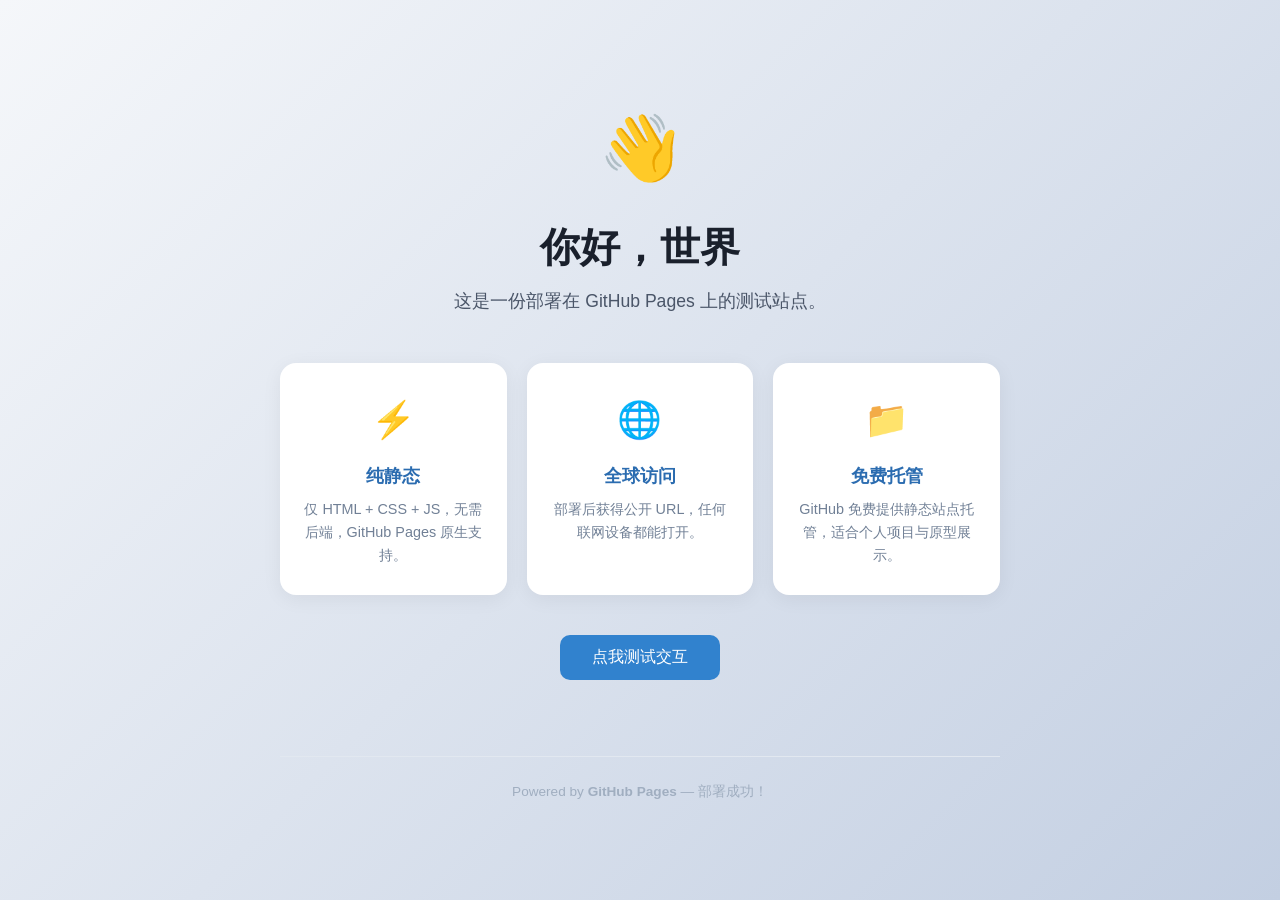
<file: index.html>
<!DOCTYPE html>
<html lang="zh-CN">
<head>
    <meta charset="UTF-8">
    <meta name="viewport" content="width=device-width, initial-scale=1.0">
    <title>Hello World - GitHub Pages 测试</title>
    <link rel="stylesheet" href="style.css">
</head>
<body>
    <main>
        <section class="hero">
            <div class="avatar">&#128075;</div>
            <h1>你好，世界</h1>
            <p class="tagline">这是一份部署在 GitHub Pages 上的测试站点。</p>
        </section>

        <section class="cards">
            <div class="card">
                <div class="card-icon">&#9889;</div>
                <h3>纯静态</h3>
                <p>仅 HTML + CSS + JS，无需后端，GitHub Pages 原生支持。</p>
            </div>
            <div class="card">
                <div class="card-icon">&#127760;</div>
                <h3>全球访问</h3>
                <p>部署后获得公开 URL，任何联网设备都能打开。</p>
            </div>
            <div class="card">
                <div class="card-icon">&#128193;</div>
                <h3>免费托管</h3>
                <p>GitHub 免费提供静态站点托管，适合个人项目与原型展示。</p>
            </div>
        </section>

        <section class="cta">
            <button id="testBtn">点我测试交互</button>
            <p id="msg" class="msg"></p>
        </section>

        <footer>
            <p>Powered by <strong>GitHub Pages</strong> &mdash; 部署成功！</p>
        </footer>
    </main>
    <script src="script.js"></script>
</body>
</html>
</file>
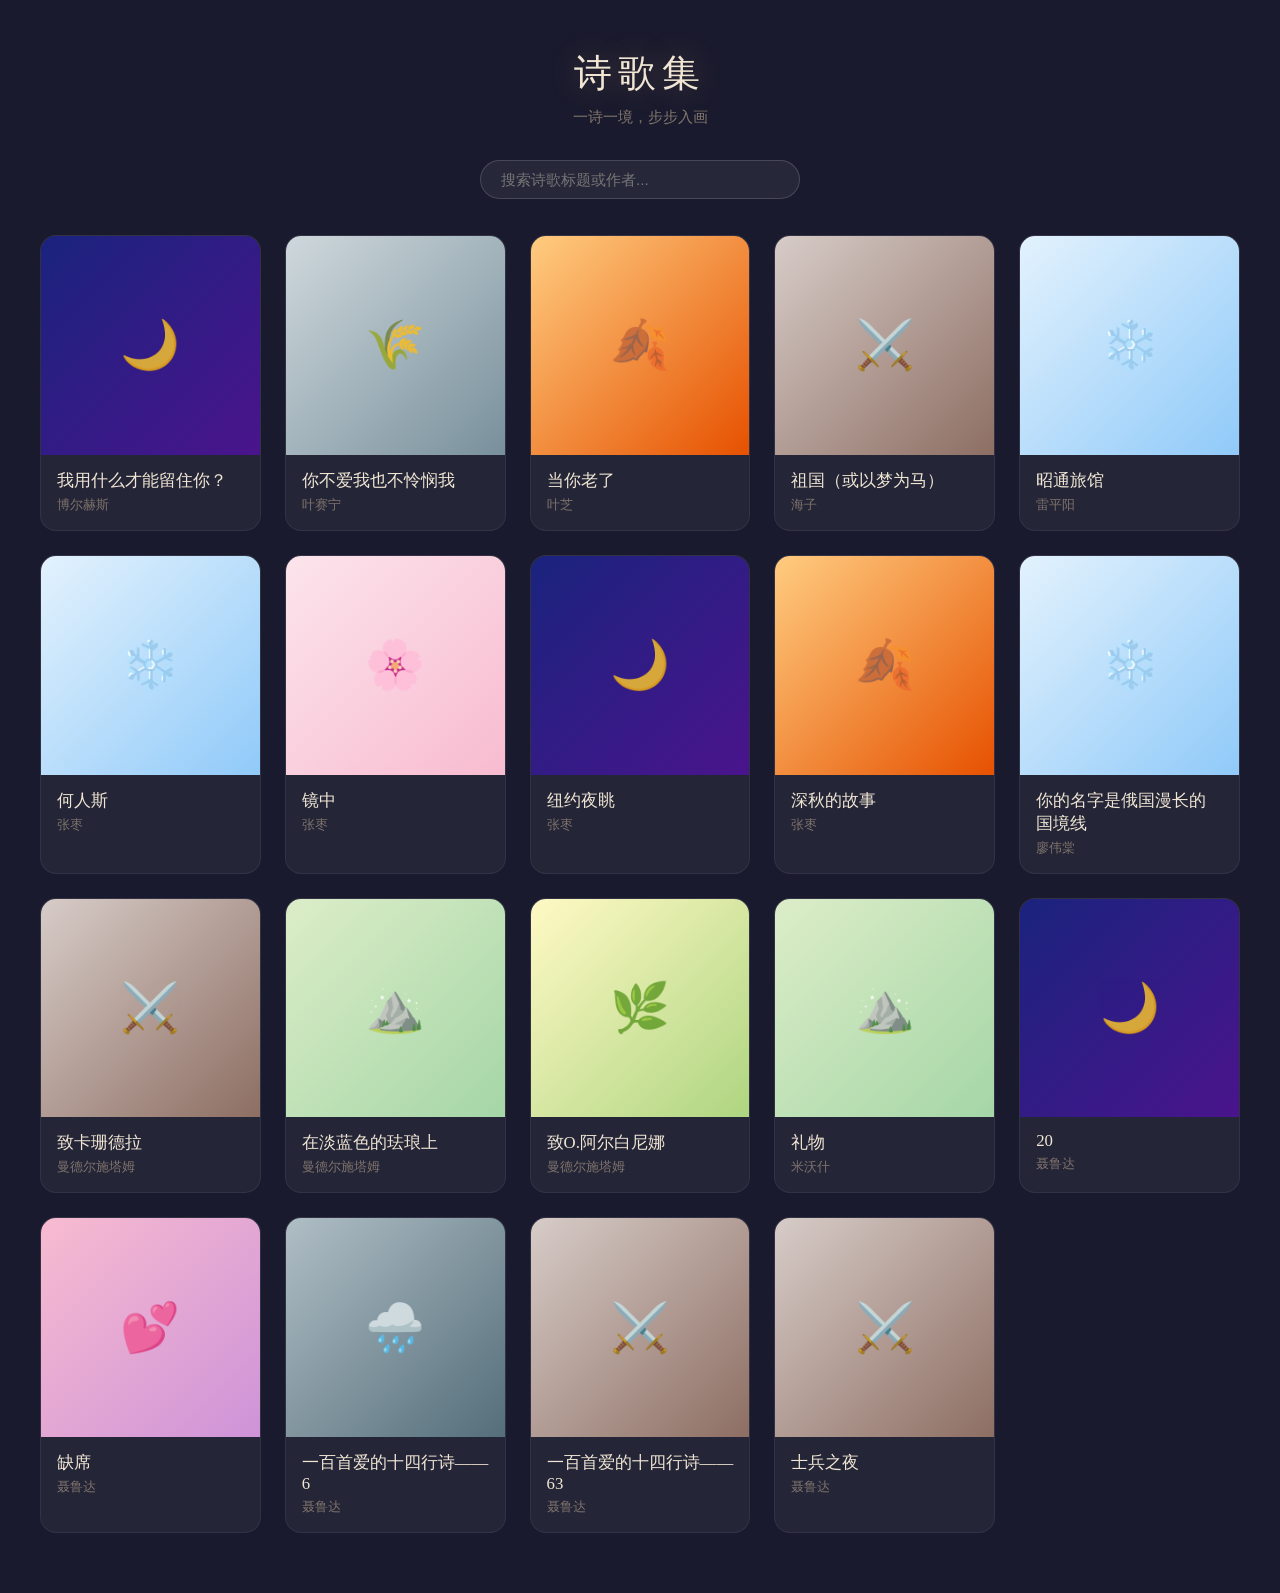
<file: test-site1/index.html>
<!DOCTYPE html>
<html lang="zh-CN">
<head>
<meta charset="UTF-8">
<meta name="viewport" content="width=device-width, initial-scale=1.0">
<title>诗歌集</title>
<style>
/* ============ RESET & BASE ============ */
*,*::before,*::after{box-sizing:border-box;margin:0;padding:0}
body{
  font-family: "PingFang SC","Microsoft YaHei","Noto Serif SC",serif;
  background: #1a1a2e;
  min-height: 100vh;
  color: #e0e0e0;
}
/* ============ HEADER ============ */
.header{
  text-align: center;
  padding: 48px 20px 32px;
}
.header h1{
  font-size: 2.4em;
  font-weight: 300;
  letter-spacing: 0.15em;
  color: #f0e6d3;
  text-shadow: 0 0 30px rgba(200,160,100,0.3);
}
.header p{
  margin-top: 8px;
  font-size: 0.95em;
  color: rgba(200,180,150,0.6);
}
/* ============ SEARCH BAR ============ */
.search-bar{
  display: flex;
  justify-content: center;
  margin-bottom: 36px;
}
.search-bar input{
  width: 320px;
  padding: 10px 20px;
  border-radius: 24px;
  border: 1px solid rgba(255,255,255,0.15);
  background: rgba(255,255,255,0.06);
  color: #e0e0e0;
  font-size: 0.95em;
  outline: none;
  transition: border-color 0.3s, background 0.3s;
}
.search-bar input:focus{
  border-color: rgba(200,160,100,0.5);
  background: rgba(255,255,255,0.1);
}
/* ============ CARD GRID ============ */
.gallery{
  display: grid;
  grid-template-columns: repeat(auto-fill, minmax(200px, 1fr));
  gap: 24px;
  padding: 0 40px 60px;
  max-width: 1400px;
  margin: 0 auto;
}
.card{
  background: rgba(255,255,255,0.05);
  border-radius: 16px;
  overflow: hidden;
  cursor: pointer;
  transition: transform 0.35s cubic-bezier(0.25,0.46,0.45,0.94),
              box-shadow 0.35s ease,
              background 0.35s ease;
  border: 1px solid rgba(255,255,255,0.06);
}
.card:hover{
  transform: translateY(-6px);
  box-shadow: 0 16px 40px rgba(0,0,0,0.4);
  background: rgba(255,255,255,0.08);
}
.card-thumb{
  width: 100%;
  aspect-ratio: 1 / 1;
  display: flex;
  align-items: center;
  justify-content: center;
  position: relative;
  overflow: hidden;
}
.card-thumb .thumb-icon{
  font-size: 3em;
  opacity: 0.8;
  transition: transform 0.3s ease;
}
.card:hover .thumb-icon{ transform: scale(1.1); }
.card-info{
  padding: 14px 16px 16px;
}
.card-info .poem-title{
  font-size: 1.05em;
  font-weight: 500;
  color: #f0e6d3;
  margin-bottom: 4px;
}
.card-info .poem-author{
  font-size: 0.82em;
  color: rgba(200,180,150,0.55);
}
/* ============ OVERLAY (FULLSCREEN DETAIL) ============ */
.overlay{
  position: fixed;
  inset: 0;
  width: 100vw;
  height: 100vh;
  z-index: 9999;
  display: flex;
  align-items: center;
  justify-content: center;
  opacity: 0;
  pointer-events: none;
  transition: opacity 0.4s ease;
}
.overlay.active{
  opacity: 1;
  pointer-events: all;
}
.overlay-bg{
  position: absolute;
  inset: 0;
}
.overlay-bg canvas{
  position: absolute;
  inset: 0;
  width: 100%;
  height: 100%;
}
.overlay-mist{
  position: absolute;
  inset: 0;
  background: radial-gradient(ellipse at center, rgba(0,0,0,0.3) 0%, rgba(0,0,0,0.7) 100%);
  pointer-events: none;
}
.overlay-content{
  max-height: 85vh;
  overflow-y: auto;
  padding-right: 24px;

  position: relative;
  z-index: 2;
  max-width: 720px;
  width: 90%;
  padding: 60px 48px;
  text-align: center;
  animation: fadeInUp 0.6s cubic-bezier(0.22,0.61,0.36,1);
}
@keyframes fadeInUp{
  from{ opacity:0; transform: translateY(40px); }
  to{ opacity:1; transform: translateY(0); }
}
.overlay-close{
  position: absolute;
  top: 28px;
  right: 32px;
  z-index: 3;
  width: 40px; height: 40px;
  border-radius: 50%;
  border: 1px solid rgba(255,255,255,0.25);
  background: rgba(0,0,0,0.25);
  color: rgba(255,255,255,0.7);
  font-size: 1.2em;
  cursor: pointer;
  display: flex; align-items: center; justify-content: center;
  transition: all 0.3s;
}
.overlay-close:hover{
  background: rgba(255,255,255,0.15);
  color: #fff;
  border-color: rgba(255,255,255,0.5);
}
.overlay-content .poem-title{
  font-size: 2em;
  font-weight: 400;
  margin-bottom: 8px;
  letter-spacing: 0.08em;
}
.overlay-content .poem-author{
  font-size: 1em;
  opacity: 0.7;
  margin-bottom: 36px;
  letter-spacing: 0.05em;
}
.overlay-content .poem-body{
  font-size: 1.15em;
  line-height: 2.2;
  white-space: pre-line;
  letter-spacing: 0.04em;
  text-shadow: 0 1px 4px rgba(0,0,0,0.3);
}
.overlay-content::-webkit-scrollbar { width: 6px; }
.overlay-content::-webkit-scrollbar-thumb { background: rgba(255,255,255,0.25); border-radius: 3px; }
</style>
</head>
<body>

<div class="header">
  <h1>诗歌集</h1>
  <p>一诗一境，步步入画</p>
</div>

<div class="search-bar">
  <input type="text" id="searchInput" placeholder="搜索诗歌标题或作者...">
</div>

<div class="gallery" id="gallery"></div>

<div class="overlay" id="overlay">
  <button class="overlay-close" id="overlayClose">&times;</button>
  <div class="overlay-bg" id="overlayBg"></div>
  <div class="overlay-mist"></div>
  <div class="overlay-content" id="overlayContent"></div>
</div>

<script>
// ============ PARTICLE SYSTEM BASE ============
class ParticleSystem {
  constructor(containerEl, config) {
    this.container = containerEl;
    this.canvas = document.createElement('canvas');
    this.canvas.style.cssText = 'position:absolute;inset:0;width:100%;height:100%;pointer-events:none;';
    this.container.appendChild(this.canvas);
    this.ctx = this.canvas.getContext('2d');
    this.particles = [];
    this.animId = null;
    this.config = Object.assign({
      count: 80, minSize: 2, maxSize: 8,
      minSpeed: 0.5, maxSpeed: 2.5,
      swayAmount: 1.5, spawnRate: 0,
    }, config);
    this.resize();
    window.addEventListener('resize', () => this.resize());
    this.init();
  }
  resize() {
    this.canvas.width = this.container.clientWidth || window.innerWidth;
    this.canvas.height = this.container.clientHeight || window.innerHeight;
  }
  createParticle() {
    return {
      x: Math.random() * (this.canvas.width || window.innerWidth),
      y: -10 - Math.random() * 100,
      size: this.config.minSize + Math.random() * (this.config.maxSize - this.config.minSize),
      speed: this.config.minSpeed + Math.random() * (this.config.maxSpeed - this.config.minSpeed),
      swayOffset: Math.random() * Math.PI * 2,
      swaySpeed: 0.01 + Math.random() * 0.03,
      opacity: 0.3 + Math.random() * 0.7,
      rotation: Math.random() * 360,
      rotSpeed: (Math.random() - 0.5) * 2,
    };
  }
  init() {
    const w = this.canvas.width || window.innerWidth;
    const h = this.canvas.height || window.innerHeight;
    for (let i = 0; i < this.config.count; i++) {
      const p = this.createParticle();
      p.y = Math.random() * h;
      this.particles.push(p);
    }
  }
  update() {
    const w = this.canvas.width || window.innerWidth;
    const h = this.canvas.height || window.innerHeight;
    this.particles.forEach(p => {
      p.y += p.speed;
      p.swayOffset += p.swaySpeed;
      p.x += Math.sin(p.swayOffset) * this.config.swayAmount;
      p.rotation += p.rotSpeed;
      if (p.y > h + 20) Object.assign(p, this.createParticle());
    });
    if (this.config.spawnRate > 0 && Math.random() < this.config.spawnRate && this.particles.length < this.config.count + 30) {
      this.particles.push(this.createParticle());
    }
  }
  draw() { /* override */ }
  animate() {
    this.ctx.clearRect(0, 0, this.canvas.width, this.canvas.height);
    this.update();
    this.draw();
    this.animId = requestAnimationFrame(() => this.animate());
  }
  start() { this.animate(); }
  destroy() {
    if (this.animId) cancelAnimationFrame(this.animId);
    if (this.canvas.parentNode) this.canvas.parentNode.removeChild(this.canvas);
  }
}

// ============ SAKURA SYSTEM ============
class SakuraSystem extends ParticleSystem {
  constructor(containerEl) {
    super(containerEl, { count: 45, minSize: 4, maxSize: 14, minSpeed: 0.4, maxSpeed: 1.6, swayAmount: 2 });
  }
  draw() {
    this.particles.forEach(p => {
      this.ctx.save();
      this.ctx.globalAlpha = p.opacity;
      this.ctx.translate(p.x, p.y);
      this.ctx.rotate(p.rotation * Math.PI / 180);
      const s = p.size;
      for (let i = 0; i < 5; i++) {
        const angle = (i / 5) * Math.PI * 2;
        this.ctx.fillStyle = `rgba(255,${185+Math.random()*30},${210+Math.random()*30},0.85)`;
        this.ctx.beginPath();
        this.ctx.ellipse(Math.cos(angle)*s*0.6, Math.sin(angle)*s*0.6, s*0.5, s*0.25, angle, 0, Math.PI*2);
        this.ctx.fill();
      }
      this.ctx.fillStyle = 'rgba(255,200,210,0.85)';
      this.ctx.beginPath(); this.ctx.arc(0,0,s*0.2,0,Math.PI*2); this.ctx.fill();
      this.ctx.restore();
    });
  }
}

// ============ SNOW SYSTEM ============
class SnowSystem extends ParticleSystem {
  constructor(containerEl) {
    super(containerEl, { count: 120, minSize: 2, maxSize: 6, minSpeed: 0.3, maxSpeed: 1.2, swayAmount: 0.9 });
  }
  draw() {
    this.particles.forEach(p => {
      this.ctx.save();
      this.ctx.globalAlpha = p.opacity;
      this.ctx.fillStyle = 'rgba(255,255,255,0.8)';
      this.ctx.beginPath(); this.ctx.arc(p.x, p.y, p.size, 0, Math.PI*2); this.ctx.fill();
      this.ctx.restore();
    });
  }
}

// ============ RAIN SYSTEM ============
class RainSystem extends ParticleSystem {
  constructor(containerEl) {
    super(containerEl, { count: 160, minSize: 10, maxSize: 22, minSpeed: 4, maxSpeed: 9, swayAmount: 0.4 });
  }
  draw() {
    this.particles.forEach(p => {
      this.ctx.save();
      this.ctx.globalAlpha = p.opacity;
      this.ctx.strokeStyle = 'rgba(180,200,220,0.4)';
      this.ctx.lineWidth = 0.8;
      this.ctx.beginPath();
      this.ctx.moveTo(p.x, p.y);
      this.ctx.lineTo(p.x - 2, p.y + p.size);
      this.ctx.stroke();
      this.ctx.restore();
    });
  }
}

// ============ FIREFLY SYSTEM ============
class FireflySystem extends ParticleSystem {
  constructor(containerEl) {
    super(containerEl, { count: 25, minSize: 2, maxSize: 5, minSpeed: 0.05, maxSpeed: 0.3, swayAmount: 3.5, spawnRate: 0.006 });
  }
  draw() {
    this.particles.forEach(p => {
      this.ctx.save();
      this.ctx.globalAlpha = p.opacity * (0.5 + 0.5 * Math.sin(Date.now()/1000 + p.swayOffset));
      this.ctx.shadowBlur = 14;
      this.ctx.shadowColor = 'rgba(255,240,120,0.7)';
      this.ctx.fillStyle = 'rgba(255,240,150,0.8)';
      this.ctx.beginPath(); this.ctx.arc(p.x, p.y, p.size, 0, Math.PI*2); this.ctx.fill();
      this.ctx.restore();
    });
  }
}

// ============ MAPLE SYSTEM ============
class MapleSystem extends ParticleSystem {
  constructor(containerEl) {
    super(containerEl, { count: 30, minSize: 6, maxSize: 18, minSpeed: 0.5, maxSpeed: 1.8, swayAmount: 2.5 });
  }
  draw() {
    const colors = ['rgba(200,80,30,0.85)','rgba(220,140,40,0.8)','rgba(180,60,20,0.75)'];
    this.particles.forEach((p,i) => {
      this.ctx.save();
      this.ctx.globalAlpha = p.opacity;
      this.ctx.translate(p.x, p.y);
      this.ctx.rotate(p.rotation * Math.PI / 180);
      this.ctx.fillStyle = colors[i%3];
      const s = p.size;
      for (let j = 0; j < 5; j++) {
        const angle = (j/5)*Math.PI*2 - Math.PI/2;
        this.ctx.beginPath();
        this.ctx.ellipse(Math.cos(angle)*s*0.55, Math.sin(angle)*s*0.55, s*0.55, s*0.28, angle, 0, Math.PI*2);
        this.ctx.fill();
      }
      this.ctx.fillStyle = 'rgba(140,50,15,0.7)';
      this.ctx.beginPath(); this.ctx.arc(0,0,s*0.18,0,Math.PI*2); this.ctx.fill();
      this.ctx.restore();
    });
  }
}

// ============ STAR SYSTEM ============
class StarSystem extends ParticleSystem {
  constructor(containerEl) {
    super(containerEl, { count: 80, minSize: 0.5, maxSize: 2.5, minSpeed: 0, maxSpeed: 0, swayAmount: 0, spawnRate: 0 });
  }
  init() {
    const w = this.canvas.width || window.innerWidth;
    const h = this.canvas.height || window.innerHeight;
    for (let i = 0; i < this.config.count; i++) {
      this.particles.push({
        x: Math.random() * w,
        y: Math.random() * h * 0.7,
        size: this.config.minSize + Math.random() * (this.config.maxSize - this.config.minSize),
        speed: 0, swayOffset: Math.random() * Math.PI * 2, swaySpeed: 0,
        opacity: 0.4 + Math.random() * 0.6,
        rotation: 0, rotSpeed: 0,
        twinkleSpeed: 0.02 + Math.random() * 0.05,
        twinkleOffset: Math.random() * Math.PI * 2,
      });
    }
  }
  update() {}
  draw() {
    this.particles.forEach(p => {
      this.ctx.save();
      const a = p.opacity * (0.4 + 0.6 * Math.abs(Math.sin(Date.now()/1000 * p.twinkleSpeed + p.twinkleOffset)));
      this.ctx.globalAlpha = a;
      this.ctx.fillStyle = 'rgba(255,255,240,0.9)';
      this.ctx.shadowBlur = 6;
      this.ctx.shadowColor = 'rgba(255,255,200,0.5)';
      this.ctx.beginPath(); this.ctx.arc(p.x, p.y, p.size, 0, Math.PI*2); this.ctx.fill();
      this.ctx.restore();
    });
  }
}

// ============ FOG SYSTEM ============
class FogSystem extends ParticleSystem {
  constructor(containerEl) {
    super(containerEl, { count: 8, minSize: 150, maxSize: 300, minSpeed: 0.1, maxSpeed: 0.3, swayAmount: 0.5 });
  }
  draw() {
    this.particles.forEach(p => {
      this.ctx.save();
      this.ctx.globalAlpha = p.opacity * 0.15;
      this.ctx.fillStyle = 'rgba(255,255,255,0.5)';
      const grad = this.ctx.createRadialGradient(p.x, p.y, 0, p.x, p.y, p.size);
      grad.addColorStop(0, 'rgba(255,255,255,0.4)');
      grad.addColorStop(1, 'rgba(255,255,255,0)');
      this.ctx.fillStyle = grad;
      this.ctx.beginPath(); this.ctx.arc(p.x, p.y, p.size, 0, Math.PI*2); this.ctx.fill();
      this.ctx.restore();
    });
  }
}

// ============ POETRY DATA ============
const poems = [
  {
    "title": "我用什么才能留住你？",
    "author": "博尔赫斯",
    "content": "我给你贫穷的街道、绝望的落日、破败郊区的月亮。 我给你一个久久地望着孤月的人的悲哀。\n我给你我已死去的先辈，人们用大理石纪念他们的幽灵：我父亲的父亲，阵亡在 布宜诺斯艾利斯边境，两颗子弹射穿了他的胸膛，蓄着胡子的他死去了，士兵们用牛皮裹起他的尸体； 我母亲的祖父——时年二十四岁——在秘鲁率领三百名士兵冲锋，如今都成了消失的马背上的亡灵。\n我给你我写的书中所能包含的一切悟力、我生活中所能有的男子气概或幽默。 我给你一个从未有过信仰的人的忠诚。 我给你我设法保全的我自己的核心——不营字造句，不和梦想交易，不被时间、欢乐和逆境触动的核心。\n我给你，早在你出生前多年的一个傍晚看到的一朵黄玫瑰的记忆。 我给你你对自己的解释，关于你自己的理论，你自己的真实而惊人的消息。 我给你我的寂寞、我的黑暗、我心的饥渴；我试图用困惑、危险、失败来打动你。",
    "atmosphere": "night",
    "customBg": "linear-gradient(180deg, #111116 0%, #1a1a24 30%, #2a2a35 70%, #0d0d12 100%)",
    "particleCount": 120,
    "swayAmount": 0
  },
  {
    "title": "你不爱我也不怜悯我",
    "author": "叶赛宁",
    "content": "你不爱我也不怜悯我， 莫非我不够英俊？ 你的手搭在我的肩上， 情欲使你茫然失神。\n年轻多情的姑娘，对你 我既不鲁莽也不温存。 请告诉我，你喜欢过多少人？ 记得多少人的手臂？多少人的嘴唇？\n我知道，那些已成为过眼云烟， 他们没触及过你的火焰， 你坐过许多人的膝头， 如今竟在我的身边。\n你尽管眯起眼睛 去思念那一位情人， 须知我也沉浸在回忆里， 对你的爱并不算深。\n不要把我们的关系视为命运， 它只不过是感情的冲动， 似我们这般萍水相逢， 微微一笑就各奔前程。\n诚然，你将走自己的路， 消磨没有欢乐的时辰， 只是不要挑逗天真无邪的少年， 只是不要撩拨他们的春心。",
    "atmosphere": "parting",
    "customBg": "linear-gradient(180deg, #d9e2e8 0%, #bccbcf 30%, #7e9199 70%, #3e4a52 100%)",
    "particleCount": 150,
    "swayAmount": 0.5
  },
  {
    "title": "当你老了",
    "author": "叶芝",
    "content": "当你老了，头发花白，睡意沉沉， 倦坐在炉边，取下这本书来， 慢慢读着，追梦当年的眼神， 那柔美的神采与深幽的晕影。\n多少人爱过你青春的片影， 爱过你的美貌，以虚伪或是真情， 惟独一人爱你那朝圣者的心， 爱你哀戚的脸上岁月的留痕。\n在炉栅边，你弯下了腰， 低语着，带着浅浅的伤感， 爱情是怎样逝去，又怎样步上群山， 怎样在繁星之间藏起了脸。",
    "atmosphere": "autumn",
    "customBg": "linear-gradient(180deg, #f5e6d3 0%, #e6b87c 30%, #c46210 70%, #3e1f04 100%)",
    "particleCount": 20,
    "swayAmount": 3
  },
  {
    "title": "祖国（或以梦为马）",
    "author": "海子",
    "content": "我要做远方的忠诚的儿子\n和物质的短暂情人\n和所有以梦为马的诗人一样\n我不得不和烈士和小丑走在同一道路上\n万人都要将火熄灭 我一人独将此火高高举起\n此火为大 开花落英于神圣的祖国\n和所有以梦为马的诗人一样\n我藉此火得度一生的茫茫黑夜\n\n此火为大 祖国的语言和乱石投筑的梁山城寨\n以梦为上的敦煌——那七月也会寒冷的骨骼\n如雪白的柴和坚硬的条条白雪 横放在众神之山\n和所有以梦为马的诗人一样\n我投入此火 这三者是囚禁我的灯盏 吐出光辉\n万人都要从我刀口走过 去建筑祖国的语言\n我甘愿一切从头开始\n和所有以梦为马的诗人一样\n我也愿将牢底坐穿\n众神创造物中只有我最易朽 带着不可抗拒的 死亡的速度\n只有粮食是我珍爱\n我将她紧紧抱住 抱住她 在故乡生儿育女\n和所有以梦为马的诗人一样\n我也愿将自己埋葬在四周高高的山上 守望平静家园\n面对大海我无限惭愧\n我年华虚度 空有一身疲倦\n和所有以梦为马的诗人一样\n岁月易逝 一滴不剩 水滴中有一匹马儿 一命归天\n千年后如若我再生于祖国的河岸\n千年后我再次拥有中国的稻田 和周天子的雪山\n天马踢踏\n和所有以梦为马的诗人一样\n我选择永恒的事业\n我的事业 就是要成为太阳的一生\n他从古至今——“日”——他无比辉煌无比光明",
    "atmosphere": "heroic",
    "customBg": "linear-gradient(180deg, #e3dfd8 0%, #c1b3a3 30%, #7d594b 70%, #291712 100%)",
    "particleCount": 12,
    "swayAmount": 1
  },
  {
    "title": "昭通旅馆",
    "author": "雷平阳",
    "content": "没有什么是不能承受的，只要愿意\n那一年，许多人都敏锐地发现了我的疲惫\n他们劝我多休息，学会节制，应该\n用成长代替焦虑。楼梯的转角处\n我站了一下，一个扛着花椒箱的老人\n爬了上来，空气中弥漫着又麻又香的气味\n接着，是一个理发匠，背着一面\n肮脏的镜子，他向上攀登的一瞬\n我看见他把我带走了，包括一个 十七岁少年的青春......旅客很少\n木匠来自四川，人口贩子出自威宁\n惟一的例外，有一个身份不明的人\n每天都坐在二楼的长椅上，从窗口往外看\n窗下是条小街，有几个老头在那儿\n以代人写信为生。这人说，他的老家\n在甘肃。那是我第一次遇到甘肃人\n沉默的人，萧条的人，天蓝色的夹克\n旧了，发白，显得有点小\n袖口上有一丝血迹。也许他的体内\n也压着一封信，旁边的邮局\n像他的身体一样结实\n我很少惊动他，一个亡命天涯的人\n他的身上一定裹着一层一敲就响的铁皮\n记得警察把他带走的那天，他用一双\n还残存着自由的手，扶着楼梯往下走\n脸上没有什么特殊的表情......\n二十年了 这些都一直没有被说出。相反\n在三楼最里面的一间，住着的一男一女\n屡屡被我提及：从二十年前开始\n那儿就响着做爱的声音，它的门\n时开时闭，像一个少年手淫者疲惫的眼睛",
    "atmosphere": "winter",
    "customBg": "linear-gradient(180deg, #d3e2ed 0%, #a9c6d9 30%, #5d7582 70%, #1c272e 100%)",
    "particleCount": 90,
    "swayAmount": 1.2
  },
  {
    "title": "何人斯",
    "author": "张枣",
    "content": "究竟那是什么人？在外面的声音\n只可能在外面。你的心地幽深莫测\n青苔的井边有棵铁树，进了门\n为何你不来找我，只是溜向\n悬满干鱼的木梁下，我们曾经\n一同结网，你钟爱过跟水波说话的我\n你此刻追踪的是什么？\n为何对我如此暴虐\n\n我们有时也背靠着背，韶华流水\n我抚平你额上的皱纹，手掌因编织\n而温暖；你和我本来是一件东西\n享受另一件东西；纸窗、星宿和锅\n谁使眼睛昏花\n一片雪花转成两片雪花\n鲜鱼开了膛，血腥淋漓；你进门\n为何不来问寒问暖\n冷冰冰地溜动，门外的山丘缄默\n\n这是我钟情的第十个月\n我的光阴嫁给了一个影子\n我咬一口自己摘来的鲜桃，让你\n清洁的牙齿也尝一口，甜润的\n让你也全身膨胀如感激\n为何只有你说话的声音\n不见你遗留的晚餐皮果\n空空的外衣留着灰垢\n\n不见你的脸，香烟袅袅上升——\n你没有脸对人，对我？\n究竟那是什么人？一切变迁\n皆从手指开始。伐木丁丁，想起\n你的那些姿势，一个风暴便灌满了楼阁\n疾风紧张而突兀\n不在北边也不在南边\n我们的甬道冷得酸心刺骨\n\n你要是正缓缓向前行进\n马匹悠懒，六根辔（pèi）绳积满阴天\n你要是正匆匆向前行进\n马匹婉转，长鞭飞扬\n\n二月开白花，你逃也逃不脱，你在哪儿\n休息\n哪儿就被我守望着。你若告诉我\n你的双臂怎样垂落，我就会告诉你\n你将怎样再一次招手；你若告诉我\n你看见什么东西正在消逝\n我就会告诉你，你是哪一个",
    "atmosphere": "winter",
    "customBg": "linear-gradient(180deg, #ebeef2 0%, #c4cfd6 30%, #687985 70%, #2b353b 100%)",
    "particleCount": 160,
    "swayAmount": 2
  },
  {
    "title": "镜中",
    "author": "张枣",
    "content": "只要想起一生中后悔的事\n梅花便落了下来\n比如看她游泳到河的另一岸\n比如登上一株松木梯子\n危险的事固然美丽\n不如看她骑马归来\n面颊温暖\n羞惭。低下头，回答着皇帝\n一面镜子永远等候她\n让她坐到镜中常坐的地方\n望着窗外，只要想起一生中后悔的事\n梅花便落满了南山",
    "atmosphere": "spring",
    "customBg": "linear-gradient(180deg, #fceef2 0%, #f7c3d4 30%, #e87b9e 70%, #b83762 100%)",
    "particleCount": 60,
    "swayAmount": 2.5
  },
  {
    "title": "纽约夜眺",
    "author": "张枣",
    "content": "　　 I will go to the bank by the wood\nand become disguised and naked.\n——W.Whitman\n　　\n手捧鳟鱼攀登暗夜\n纽约好比纽约，垂挂于\n一滴热泪，飘向深渊\n　　\n星象的心跳蟑螂般窜动\n脂肪中的防盗锁沿途\n播种耳朵，宝石，逃脱\n　　\n和你；挽着你的纽约王\n你漫步在第五大道上\n幽魂车队递来迷迭香\n　　\n有关体态之痛的故事\n全部屈服于眼影深处\n但是，有甚么比成功更\n　　\n色情的呢？夜空飘来\n一朵彩云，来自永恒的\n偶尔安慰，看不见的你\n　　\n和阙如的纽约王走着\n未来酒吧镀金的内部\n男女蝙蝠般吮吸着明镜\n　　\n你用打火机找来火焰的\n一朵，侍者之水鞠躬\n历史的烟头一时找不着\n　　\n左边或右边，便随手弹进\n第三世界的烟灰缸里\n半个情人余音袅袅\n　　\n吻另半个，西维娅.普拉斯\n她多么骄傲地憎恨赤裸\n整体好比一颗生洋葱\n　　\n剥到中心，只见哭泣的皮\n分解成旋转门，杀手路过\n你难以脱身，像世界穿着\n　　\n地铁的内裤停也停步下来\n死神，这铬钢的剪票员\n下流地挡路，一个接一个\n　　\n手捧鳟鱼走进暗夜\n你追踪你最知心的密友\n一个有着易性癖的多梦者——\n　　\n磁铁的舞妹，诺言的蒙娜丽莎，\n脸上荡漾着悠远的神情\n身上，帝国客观的粘黏物\n　　\n被她舞落，飞溅于乌有乡\n异想天开的身份之谜\n神经里经营着灯红酒绿\n　　\n她怎能觉察你这娉婷的\n解放者，进来，露天消失\n零星的外面抛赏给自杀者\n　　\n他下坠，仿真，下落不明\n或无恙，被大拇指，遥控器上\n的瘾君子劫向图片的海绵垫\n　　\n电视机，幸免者思想的批发站\n里面那副Tarot扑克\n正一一亮牌，请人认领\n　　\n换牌：一个教师模样的\n尴尬人，正预言似的突破\n那法语字谜：鱼，Poisson\n　　\n“若漏掉当中的一个S\n就成了毒品”，纽约王心想，\n“怪不得巴黎人吃鱼考究”\n　　\n“我这就去那葱茏的堤岸\n去那儿袒露体魄和真容”\n但世界能否好转？可能的\n　　\n惠特曼，哼着这自己之歌\n驾驶幽灵中最短暂的出租车\n运着几个落魄的卫星人\n　　\n从布鲁克林大桥上经过——\n乌云正给男式摩天大楼\n戴上呢帽，天使们擦窗\n　　\n从布鲁克林大桥上经过——\n后视镜看见你七窍出血\n被几个黑影长久地，必然地\n　　\n殴打着。你站着，平静地注视\n哪儿，哪儿是我的缪斯啊？\n爱着，忍着，问着，我\n　　\n手捧红鳟鱼深入暗夜\n你口含一泓沁泉，开放了\n雕像上空破晓的为什么",
    "atmosphere": "night",
    "customBg": "linear-gradient(180deg, #101826 0%, #1e283b 30%, #334155 70%, #0f172a 100%)",
    "particleCount": 160,
    "swayAmount": 0.1
  },
  {
    "title": "深秋的故事",
    "author": "张枣",
    "content": "向深秋再走几日\n我就会接近她震悚的背影\n她开口说江南如一棵树\n我眼前的景色便开始结果\n开始迢递；呵，她所说的那种季候\n仿佛正对着逆流而上的某个人\n开花，并穿越信誓的拱桥\n落下一片叶\n就知道是甲子年\n我身边的老人们\n菊花般的升腾、坠地\n情人们的地方蚕食其它的地方\n她便说江南如她的发型\n没有雨天，纸片都成了乳燕\n而我渐渐登上了晴朗的梯子\n诗行中有栏杆，我眼前的地图\n开始飘零，收敛\n我用手指清理着落花\n一遍又一遍地叨念自己的名字，仿佛\n那有着许多小石桥的江南\n我哪天会经过，正如同\n经过她寂静的耳畔\n她的袖口藏着皎美的气候\n而整个那地方\n也会在她的脸上张望\n也许我们不会惊动那些老人们\n他们菊花般升腾坠地\n清晰并且芬芳",
    "atmosphere": "autumn",
    "customBg": "linear-gradient(180deg, #fdf4e3 0%, #e8c495 30%, #cc6a25 70%, #471b01 100%)",
    "particleCount": 40,
    "swayAmount": 2.2
  },
  {
    "title": "你的名字是俄国漫长的国境线",
    "author": "廖伟棠",
    "content": "一九二七年春，帕斯捷尔纳克致茨维塔耶娃\n\n我们多么草率地成为了孤儿。玛琳娜，\n这是我最后一次呼唤你的名字。\n\n大雪落在\n我锈迹斑斑的气管和肺叶上，\n\n说吧：今夜，我的嗓音是一列被截停的火车，\n你的名字是俄罗斯漫长的国境线。\n\n我想象我们的相遇，在一场隆重的死亡背面\n（玫瑰的矛盾贯穿了他硕大的心）；\n\n在一九二七年春夜，我们在国境线相遇\n因此错过了\n这个呼啸着奔向终点的世界。\n\n而今夜，你是舞曲，世界是错误。\n\n当新年的钟声敲响的时候，百合花盛放\n——他以他的死宣告了世纪的终结，\n而不是我们尴尬的生存。\n\n为什么我要对你们沉默？\n当华尔兹舞曲奏起的时候，我在谢幕。\n\n因为今夜，你是旋转，我是迷失。\n当你转换舞伴的时候，我将在世界的留言册上\n抹去我的名字。\n\n玛琳娜，国境线的舞会\n停止，大雪落向我们各自孤单的命运。\n\n我歌唱了这寒冷的春天，我歌唱了我们的废墟\n……然后我又将沉默不语。",
    "atmosphere": "winter",
    "customBg": "linear-gradient(180deg, #f0f4f8 0%, #b8cddb 30%, #688599 70%, #202b33 100%)",
    "particleCount": 200,
    "swayAmount": 1.5
  },
  {
    "title": "致卡珊德拉",
    "author": "曼德尔施塔姆",
    "content": "我不在花开的瞬间，卡珊德拉，\n寻找你的双唇，寻找你的双眸，\n但在十二月，庄严的不眠——\n回忆，却在折磨着我们！\n\n在一九一七年的十二月，\n我们爱着，丧失了一切：\n一个被民众的意志所掠夺，\n另一个自己掠夺了自己……\n\n但如果，这生活即梦呓之必需，\n造船木材林就是高大的房屋，\n你就飞翔吧，断臂的胜利，\n你这北方的瘟疫！\n\n在布满装甲车的广场，\n我看到这样一个人，\n他正用燃着的木柴吓唬道：\n自由，法律，平等！\n\n亲爱的，亲爱的卡珊德拉，\n你在呻吟，你在燃烧，\n一百年前，太阳亚历山大\n为何高悬，将众人照耀？\n\n什么时候，在昏乱的都城，\n在涅瓦河岸，当西徐亚人欢庆，\n在可恶舞会的吵闹声中，\n有人从那漂亮的头上扯下头巾……",
    "atmosphere": "heroic",
    "customBg": "linear-gradient(180deg, #e3dfd6 0%, #b8a29a 30%, #7d564b 70%, #3d211a 100%)",
    "particleCount": 15,
    "swayAmount": 1.5
  },
  {
    "title": "在淡蓝色的珐琅上",
    "author": "曼德尔施塔姆",
    "content": "在淡蓝色的珐琅上\n仿佛 四月里的思绪，\n白杨树枝升起\n于是不觉间 黄昏降临\n\n花纹精致而细密，\n精细的网格凝固了\n仿佛瓷盘上\n刻意描绘的图案\n\n当可爱的画家把它\n在玻璃的表面描绘\n他的心中记住瞬间的力量\n忘却痛苦的死亡。",
    "atmosphere": "landscape",
    "customBg": "linear-gradient(180deg, #f0f6fa 0%, #d5e6f0 30%, #9ebbd0 60%, #436d8c 100%)",
    "particleCount": 5,
    "swayAmount": 0.2
  },
  {
    "title": "致O.阿尔白尼娜",
    "author": "曼德尔施塔姆",
    "content": "为了欢愉，请从我的手掌里取走\n些许阳光和些许蜂蜜，\n正如珀耳塞福涅的蜜蜂叮嘱我们。\n\n不能解开那只不系之舟，\n裹进毛皮无法听清穿鞋子的暗影，\n无法在茂密的生活中战胜恐惧。\n\n留给我们的只有那些亲吻，\n毛茸茸的，恰似小小的蜜蜂，\n飞离了蜂房，慢慢地死去。\n\n它们在透明的夜晚深处嗡嗡而鸣，\n它们的故乡——是昴宿二上的繁茂森林，\n它们的食粮——是时间，肺草，薄荷。\n\n为了欢愉，请取走我这野蛮人的礼物吧——\n这用死亡的蜜蜂串制的\n丑陋枯萎的项链，以及化作阳光的蜂蜜。",
    "atmosphere": "summer",
    "customBg": "linear-gradient(180deg, #fffce6 0%, #ffebb3 30%, #a3c961 70%, #296317 100%)",
    "particleCount": 35,
    "swayAmount": 4.5
  },
  {
    "title": "礼物",
    "author": "米沃什",
    "content": "如此幸福的一天。\n雾一早就散了。我在花园里干活。\n蜂鸟停在忍冬花上。\n这世界上没有什么东西我想要去占有。\n我知道没有人值得我去忌恨。\n任何我所遭受的不幸，我已忘记。\n想到故我今我同为一人并不使我感到难为情。\n在我的身体里没有痛苦。\n直起身来，我看见蓝色的大海和帆影。",
    "atmosphere": "landscape",
    "customBg": "linear-gradient(180deg, #f4faeb 0%, #d9f0bf 30%, #9bc489 60%, #416b32 100%)",
    "particleCount": 12,
    "swayAmount": 0.6
  },
  {
    "title": "20",
    "author": "聂鲁达",
    "content": "今夜我可以写出最哀伤的诗篇。\n\n写，譬如说，“夜缀满繁星，\n那些星，灿蓝，在远处颤抖。”\n\n晚风在天空中回旋歌唱。\n\n今夜我可以写出最哀伤的诗篇。\n我爱她，而有时候她也爱我。\n\n在许多仿佛此刻的夜里我拥她入怀。\n在永恒的天空下一遍一遍地吻她。\n\n她爱我，而有时候我也爱她。\n你怎能不爱她专注的大眼睛？\n\n今夜我可以写出最哀伤的诗篇。\n想到不能拥有她。感到已经失去她。\n\n听到那辽阔的夜，因她不在更加辽阔。\n诗遂滴落心灵，如露珠滴落草原。\n\n我的爱不能叫她留下又何妨？\n夜缀满繁星而她离我远去。\n\n都过去了。在远处有人歌唱。在远处。\n我的心不甘就此失去她。\n\n我的眼光搜寻着仿佛要走向她。\n我的心在找她，而她离我远去。\n\n相同的夜漂白着相同的树。\n昔日的我们已不复存在。\n\n如今我确已不再爱她，但我曾经多爱她啊。\n我的声音试着借风探触她的听觉。\n\n别人的。她就将是别人的了。一如我过去的吻。\n她的声音，她明亮的身体。她深邃的眼睛。\n\n如今我确已不再爱她。\n但也许我仍爱着她。\n\n爱是这么短，遗忘是这么长。\n\n因为在许多仿佛此刻的夜里我拥她入怀，\n我的心不甘就此失去她。\n\n即令这是她带给我的最后的痛苦，\n而这些是我为她写的最后的诗篇。",
    "atmosphere": "night",
    "customBg": "linear-gradient(180deg, #091221 0%, #17243d 30%, #293b5c 70%, #101626 100%)",
    "particleCount": 90,
    "swayAmount": 0.2
  },
  {
    "title": "缺席",
    "author": "聂鲁达",
    "content": "我几乎没离开过你\n当你走进我，水晶般，\n或颤动，\n或不安，被我所伤，\n或因爱而狂喜，当你的眼睛\n合拢于我不停给你的生命礼物上。\n\n我的爱，我们已看到彼此\n干渴，我们已\n饮尽所有的水和血，\n\n我们看到彼此\n饥饿，\n互相咬啮对方，\n如同火咬啮，\n在身上留下伤口。\n\n但等候我，\n把你的甜头留给我。\n\n我也会给你\n一朵玫瑰。",
    "atmosphere": "love",
    "customBg": "linear-gradient(180deg, #fcedf3 0%, #f7c3dc 30%, #d18abf 70%, #59107d 100%)",
    "particleCount": 55,
    "swayAmount": 1.8
  },
  {
    "title": "一百首爱的十四行诗——6",
    "author": "聂鲁达",
    "content": "在森林中走失，我折下一根暗黑的细枝，\n将它发出的细语举向我干渴的唇：\n那也许是哭泣的雨水，\n龟裂的钟，或撕碎的心的声音。\n\n某种传自远方的东西，听起来\n深沉而秘密，被大地所覆盖，\n啊被广大秋天，被树叶半掩、潮湿的\n阴暗所蒙蔽的呼喊。\n\n自树林的梦中醒来，\n榛树的嫩枝在我舌下歌唱，\n它飘浮的香味攀爬过我清明的心，\n\n仿佛被我遗弃的根突然间又来寻我，\n那随童年逝去的国度——\n我停了下来，被漫游的香气所伤。",
    "atmosphere": "rain",
    "customBg": "linear-gradient(180deg, #d2dbe0 0%, #9baab3 30%, #536c7a 70%, #27343b 100%)",
    "particleCount": 220,
    "swayAmount": 0.3
  },
  {
    "title": "一百首爱的十四行诗——63",
    "author": "聂鲁达",
    "content": "我前行，不仅穿过荒原——那儿咸咸的岩块\n仿佛唯一的玫瑰，一朵埋身海中的花朵——\n同时走在凿雪而流的河岸；\n严酷的崇山峻岭也感知我的步履。\n\n我蛮荒家国纠缠、咻咻作响之领土，\n致命之吻紧锁着丛林的热带葛蔓，\n一面飞升一面甩落颤抖的鸟儿湿润的哭声：\n噢，失落的悲伤和险恶的泪水所在的疆土！\n\n不单单它们属于我：铜器有毒的表层，\n伸展如雪白卧像的硝石——\n还有葡萄园，还有春天赏赐的樱桃，\n\n它们也是我的，而我也属于它们，\n像黑色微粒落在干涸的大地上，落在投射于葡萄的秋光里，\n落在这个由雪之塔撑起的金属家国中。",
    "atmosphere": "heroic",
    "customBg": "linear-gradient(180deg, #e3dfda 0%, #c1b8b2 30%, #7d6c62 70%, #30201a 100%)",
    "particleCount": 18,
    "swayAmount": 0.8
  },
  {
    "title": "士兵之夜",
    "author": "聂鲁达",
    "content": "我制造出士兵之夜，这时间属于既不悲伤也不毁灭的人，被大洋和一个浪头抛向远方的人，他不知苦涩的水已将他劈开，让他渐渐衰老，缓慢而不知恐惧，投身生命的日常，无病无灾，处处在场，蜗居在皮肤和外衣之下，黑暗得坦诚。\n\n如此，我见到了愚笨却开心的伙伴们，他们吸着烟，啐着唾沫，狰狞地喝着酒，却在一瞬间身患绝症。因为，士兵的阿姨、他的女友、他的岳母、他的弟妹都不知身在何方。许是死于流放，又或是死于疟疾，渐渐变得冰冷、泛黄，搬到一颗冰块打造的星星上，搬到一个凉爽的行星上，去休息，最终，置身于冰冷的姑娘和水果中，而他们的尸骨，他们可怜的火焰般的尸骨，会在雪花石膏雕琢的天使的保护下，远离火焰与灰烬，睡去。\n\n坠落的每一个白昼，都不得不在黄昏时屈服。我在那时分信步走过，完成不必要的执勤，我穿过穆斯林商贩，穿过朝拜奶牛和毒蛇的人群，我穿行而过，不讨人欢喜，面容平平。\n\n日子并不是一成不变，有时也会下雨：沉默的湿润从天空的炎热中降下，宛如一滴滴汗珠，落在巨大的植物上，落在凶兽的脊背上，沿着一片寂静，这些潮湿的羽毛时而交织，时而舒展开来。夜晚的雨水，是古老季风的泪，是咸的唾液，仿佛骏马口中的白沫坠落而下，缓慢地上升，可怜地溅落，在讶异中飘飞。\n\n如今，我那专业的好奇心又在何处？那低落的温柔只在宁静中才能绽放，它在何方？那闪烁的意识之光为我镀上极致的蓝色，它又在哪里？我开始像孩子一般呼吸，直到心脏是在强行跳动，是在以顽强的生理耐力跳动，毕竟我每日进食，毕竟我年岁既长，已被剥去复仇的行头和金色的皮肤。岁月只有一个季节，在我的脚下滚动，白昼与黑夜拼成一个日子，几乎总是停驻在我身上。\n\n于是，时不时地，我会去造访眼睛和胯部青春着的姑娘，她们的头上别着黄色的花朵，如闪电般闪亮。她们每个脚趾上都戴着足戒，脚踝上环着镯子、链子，还有各种颜色的项链，而我将它们摘下，细细检查，因为我喜欢面对毫无遮碍的紧实身体时的惊喜，我不会吝啬我的亲吻。我的双臂掂量着每一尊新鲜的雕像，她带来生动的慰藉，在寂静中我因男性的饥渴汲取着。\n\n我躺着，仰望这易逝的造物，目光攀上她赤裸的身躯，直至她的笑容：在我上方，巨大的，向上三角状的，被两团圆球般的乳房托举在半空，它们稳稳地停在我的眼前，如同两盏用白色灯油和甜蜜力量点燃的油灯。我向她深色的星星请求，向她皮肤的灼热请求，请求它们的庇护。我一动不动，沉下胸膛，如同一位不幸的敌人，拖着厚实却脆弱的四肢，身体无助地起伏挣扎：又或像一个苍白的车轮在她身上转动，被轴条、被手指切分，迅速地，深深地，转动着，宛如一颗脱离了轨道的星辰。\n\n唉，之后的每晚，废弃的炭火中总有什么自行燃尽，被废墟包裹起来，落入葬礼的物件之内。我常涉足于此，披挂无用的武装，遍身无力的反抗。我轻手轻脚地保管着被深夜的物质浸染的衣服和骨头：那是短暂的尘土，渐渐与我融为一体，替换之神常常守护在我身边，顽强地呼吸，举起了宝剑。\n\n日子并不是一成不变，有时也会下雨：沉默的湿润从天空的炎热中降下，宛如一滴滴汗珠，落在巨大的植物上，落在凶兽的脊背上，沿着一片寂静，这些潮湿的羽毛时而交织，时而舒展开来。",
    "atmosphere": "heroic",
    "customBg": "linear-gradient(180deg, #d3cec8 0%, #a6938a 30%, #573e35 70%, #20130f 100%)",
    "particleCount": 22,
    "swayAmount": 0.6
  }
];

// ============ RENDER CARDS ============
const gallery = document.getElementById('gallery');
const overlay = document.getElementById('overlay');
const overlayBg = document.getElementById('overlayBg');
const overlayContent = document.getElementById('overlayContent');
const overlayClose = document.getElementById('overlayClose');
const searchInput = document.getElementById('searchInput');

let activeParticleSystem = null;

function getThumbIcon(atmosphere) {
  const icons = {
    spring: '🌸', autumn: '🍂', winter: '❄️', summer: '🌿',
    landscape: '⛰️', love: '💕', parting: '🌾', heroic: '⚔️',
    night: '🌙', rain: '🌧️'
  };
  return icons[atmosphere] || '📜';
}

function getThumbBg(atmosphere) {
  const bgs = {
    spring: 'linear-gradient(135deg, #fce4ec, #f8bbd0)',
    autumn: 'linear-gradient(135deg, #ffcc80, #e65100)',
    winter: 'linear-gradient(135deg, #e3f2fd, #90caf9)',
    summer: 'linear-gradient(135deg, #fff9c4, #aed581)',
    landscape: 'linear-gradient(135deg, #dcedc8, #a5d6a7)',
    love: 'linear-gradient(135deg, #f8bbd0, #ce93d8)',
    parting: 'linear-gradient(135deg, #cfd8dc, #78909c)',
    heroic: 'linear-gradient(135deg, #d7ccc8, #8d6e63)',
    night: 'linear-gradient(135deg, #1a237e, #4a148c)',
    rain: 'linear-gradient(135deg, #b0bec5, #546e7a)'
  };
  return bgs[atmosphere] || bgs.landscape;
}

function renderCards(filter = '') {
  const q = filter.toLowerCase();
  const filtered = poems.filter(p =>
    !q || p.title.toLowerCase().includes(q) || p.author.toLowerCase().includes(q)
  );
  gallery.innerHTML = filtered.map((p, i) => `
    <div class="card" data-index="${poems.indexOf(p)}" onclick="openDetail(${poems.indexOf(p)})">
      <div class="card-thumb" style="background:${getThumbBg(p.atmosphere)}">
        <span class="thumb-icon">${getThumbIcon(p.atmosphere)}</span>
      </div>
      <div class="card-info">
        <div class="poem-title">${p.title}</div>
        <div class="poem-author">${p.author}</div>
      </div>
    </div>
  `).join('');
}

// ============ DETAIL OVERLAY ============
function openDetail(index) {
  const p = poems[index];
  if (!p) return;

  // Clear previous particle system
  if (activeParticleSystem) {
    activeParticleSystem.destroy();
    activeParticleSystem = null;
  }
  overlayBg.innerHTML = '';

  // Apply atmosphere-specific styling
  const styles = getAtmosphereStyle(p.atmosphere);
  if (p.customBg) styles.bgStyle = 'background: ' + p.customBg + ';';

  // Populate DOM elements before styling
  overlayContent.innerHTML = '<div class="poem-title"></div><div class="poem-author"></div><div class="poem-body"></div>';

  overlayContent.querySelector('.poem-title').style.cssText = styles.titleStyle;
  overlayContent.querySelector('.poem-author').style.cssText = styles.authorStyle;
  const bodyEl = overlayContent.querySelector('.poem-body');
  const isLightText = ['winter', 'heroic', 'night'].includes(p.atmosphere);
  const shadow = isLightText ? 'text-shadow: 0 1px 8px rgba(0,0,0,0.85), 0 2px 4px rgba(0,0,0,0.9);' : 'text-shadow: 0 1px 8px rgba(255,255,255,0.85), 0 2px 4px rgba(255,255,255,0.9);';
  styles.titleStyle += shadow;
  styles.authorStyle += shadow;
  styles.bodyStyle += shadow;

  bodyEl.style.cssText = styles.bodyStyle;
  bodyEl.textContent = p.content;

  // Set background
  overlayBg.style.cssText = styles.bgStyle;

  // Activate particle system
  const SystemClass = getParticleClass(p.atmosphere);
  if (SystemClass) {
      let configOverride = {};
  if (p.particleCount) configOverride.count = p.particleCount;
  if (p.swayAmount !== undefined) configOverride.swayAmount = p.swayAmount;
  
  activeParticleSystem = new SystemClass(overlayBg);
  Object.assign(activeParticleSystem.config, configOverride);
  activeParticleSystem.particles = [];
  activeParticleSystem.init();
    activeParticleSystem.start();
  }

  // Apply decoration elements
  applyDecorations(overlayBg, p.atmosphere);

  overlay.classList.add('active');
  document.body.style.overflow = 'hidden';
}

function closeDetail() {
  overlay.classList.remove('active');
  document.body.style.overflow = '';
  if (activeParticleSystem) {
    activeParticleSystem.destroy();
    activeParticleSystem = null;
  }
  overlayBg.innerHTML = '';
  overlayBg.style.cssText = '';
}

function getAtmosphereStyle(atm) {
  const styles = {
    spring: {
      bgStyle: 'background: linear-gradient(180deg, #fce4ec 0%, #f8bbd0 30%, #f48fb1 70%, #e8a0bf 100%);',
      titleStyle: 'font-family: "KaiTi","STKaiti","楷体",serif; color: #5d1f2c;',
      authorStyle: 'color: #8b3a4a;',
      bodyStyle: 'font-family: "KaiTi","STKaiti","楷体",serif; color: #4a1020; line-height:2.3;'
    },
    autumn: {
      bgStyle: 'background: linear-gradient(180deg, #fff3e0 0%, #ffcc80 30%, #e65100 70%, #4e1a00 100%);',
      titleStyle: 'font-family: "SimSun","STSong","宋体",serif; color: #4e1a00;',
      authorStyle: 'color: #8b4513;',
      bodyStyle: 'font-family: "SimSun","STSong","宋体",serif; color: #3e1000; line-height:2.3;'
    },
    winter: {
      bgStyle: 'background: linear-gradient(180deg, #e3f2fd 0%, #bbdefb 30%, #78909c 70%, #37474f 100%);',
      titleStyle: 'font-family: "STHeiti","SimHei","黑体",sans-serif; font-weight:300; color: #e8e8e8;',
      authorStyle: 'color: #b0bec5;',
      bodyStyle: 'font-family: "STHeiti","SimHei","黑体",sans-serif; font-weight:300; color: #cfd8dc; line-height:2.3;'
    },
    summer: {
      bgStyle: 'background: linear-gradient(180deg, #fff9c4 0%, #fff176 30%, #66bb6a 70%, #1b5e20 100%);',
      titleStyle: 'font-family: "LiSu","STLiti","隶书",serif; color: #1b5e20;',
      authorStyle: 'color: #33691e;',
      bodyStyle: 'font-family: "LiSu","STLiti","隶书",serif; color: #004d00; line-height:2.3;'
    },
    landscape: {
      bgStyle: 'background: linear-gradient(180deg, #f5f0e8 0%, #dcedc8 30%, #a5d6a7 60%, #4a7c59 100%);',
      titleStyle: 'font-family: "LiSu","STLiti","隶书",serif; color: #2d4a22;',
      authorStyle: 'color: #4a7c59;',
      bodyStyle: 'font-family: "LiSu","STLiti","隶书",serif; color: #1a3015; line-height:2.3;'
    },
    love: {
      bgStyle: 'background: linear-gradient(180deg, #fce4ec 0%, #f8bbd0 30%, #ce93d8 70%, #6a1b9a 100%);',
      titleStyle: 'font-family: "KaiTi","STKaiti","楷体",serif; color: #6a1b9a;',
      authorStyle: 'color: #8e24aa;',
      bodyStyle: 'font-family: "KaiTi","STKaiti","楷体",serif; color: #4a148c; line-height:2.3;'
    },
    parting: {
      bgStyle: 'background: linear-gradient(180deg, #eceff1 0%, #cfd8dc 30%, #90a4ae 70%, #455a64 100%);',
      titleStyle: 'font-family: "FangSong","STFangsong","仿宋",serif; color: #37474f;',
      authorStyle: 'color: #546e7a;',
      bodyStyle: 'font-family: "FangSong","STFangsong","仿宋",serif; color: #263238; line-height:2.3;'
    },
    heroic: {
      bgStyle: 'background: linear-gradient(180deg, #efebe9 0%, #d7ccc8 30%, #8d6e63 70%, #3e2723 100%);',
      titleStyle: 'font-family: "STKaiti","KaiTi","楷体",serif; font-weight:bold; color: #d4a76a;',
      authorStyle: 'color: #a1887f;',
      bodyStyle: 'font-family: "STKaiti","KaiTi","楷体",serif; color: #d7ccc8; line-height:2.3;'
    },
    night: {
      bgStyle: 'background: linear-gradient(180deg, #0d1b2a 0%, #1b2838 30%, #2c3e50 70%, #1a1a2e 100%);',
      titleStyle: 'font-family: "STHeiti","SimHei","黑体",sans-serif; font-weight:300; color: #e0e0e0;',
      authorStyle: 'color: #90a4ae;',
      bodyStyle: 'font-family: "STHeiti","SimHei","黑体",sans-serif; font-weight:300; color: #b0bec5; line-height:2.3;'
    },
    rain: {
      bgStyle: 'background: linear-gradient(180deg, #e0e8e8 0%, #b0bec5 30%, #607d8b 70%, #37474f 100%);',
      titleStyle: 'font-family: "KaiTi","STKaiti","楷体",serif; color: #37474f;',
      authorStyle: 'color: #546e7a;',
      bodyStyle: 'font-family: "KaiTi","STKaiti","楷体",serif; color: #263238; line-height:2.3;'
    }
  };
  return styles[atm] || styles.landscape;
}

function getParticleClass(atm) {
  const map = {
    spring: SakuraSystem,
    love: SakuraSystem,
    winter: SnowSystem,
    rain: RainSystem,
    parting: RainSystem,
    summer: FireflySystem,
    night: StarSystem,
    autumn: MapleSystem,
    landscape: FogSystem,
    heroic: FogSystem,
  };
  return map[atm] || null;
}

function applyDecorations(container, atm) {
  // Corner decorations as pseudo-element-like divs
  const deco = document.createElement('div');
  deco.style.cssText = 'position:absolute;inset:0;pointer-events:none;z-index:1;';
  const decorMap = {
    spring: 'bottom:0;left:0;width:180px;height:200px;background:url("data:image/svg+xml,...") no-repeat;',
    winter: 'top:0;right:0;width:120px;height:180px;background:radial-gradient(ellipse at 80% 20%, rgba(255,255,255,0.15), transparent 70%);',
    night: 'top:5%;right:8%;width:80px;height:80px;background:radial-gradient(circle, rgba(255,255,200,0.6) 0%, rgba(255,255,200,0.1) 40%, transparent 70%); border-radius:50%; box-shadow: 0 0 60px 20px rgba(255,255,200,0.2);',
  };
  container.appendChild(deco);
}

// ============ EVENT LISTENERS ============
overlayClose.addEventListener('click', closeDetail);
overlay.addEventListener('click', (e) => {
  if (e.target === overlay) closeDetail();
});
document.addEventListener('keydown', (e) => {
  if (e.key === 'Escape' && overlay.classList.contains('active')) closeDetail();
});
searchInput.addEventListener('input', (e) => renderCards(e.target.value));

// ============ INIT ============
renderCards();
</script>
</body>
</html>
</file>
<file: style.css>
* {
    margin: 0;
    padding: 0;
    box-sizing: border-box;
}

body {
    font-family: -apple-system, BlinkMacSystemFont, "Segoe UI", Roboto, "Helvetica Neue", Arial, sans-serif;
    background: linear-gradient(135deg, #f5f7fa 0%, #c3cfe2 100%);
    min-height: 100vh;
    display: flex;
    align-items: center;
    justify-content: center;
    color: #2d3748;
    line-height: 1.6;
}

main {
    max-width: 720px;
    width: 90%;
    padding: 48px 0;
}

/* Hero */
.hero {
    text-align: center;
    margin-bottom: 48px;
}

.avatar {
    font-size: 64px;
    margin-bottom: 16px;
}

.hero h1 {
    font-size: 2.5rem;
    font-weight: 700;
    color: #1a202c;
    margin-bottom: 8px;
}

.tagline {
    font-size: 1.1rem;
    color: #4a5568;
}

/* Cards */
.cards {
    display: grid;
    grid-template-columns: repeat(3, 1fr);
    gap: 20px;
    margin-bottom: 40px;
}

.card {
    background: #fff;
    border-radius: 16px;
    padding: 28px 20px;
    text-align: center;
    box-shadow: 0 4px 20px rgba(0, 0, 0, 0.06);
    transition: transform 0.2s, box-shadow 0.2s;
}

.card:hover {
    transform: translateY(-4px);
    box-shadow: 0 8px 30px rgba(0, 0, 0, 0.1);
}

.card-icon {
    font-size: 36px;
    margin-bottom: 12px;
}

.card h3 {
    font-size: 1.15rem;
    margin-bottom: 8px;
    color: #2b6cb0;
}

.card p {
    font-size: 0.9rem;
    color: #718096;
}

/* CTA */
.cta {
    text-align: center;
    margin-bottom: 40px;
}

#testBtn {
    background: #3182ce;
    color: #fff;
    border: none;
    border-radius: 10px;
    padding: 12px 32px;
    font-size: 1rem;
    cursor: pointer;
    transition: background 0.2s, transform 0.1s;
}

#testBtn:hover {
    background: #2b6cb0;
}

#testBtn:active {
    transform: scale(0.97);
}

.msg {
    margin-top: 12px;
    font-size: 0.95rem;
    color: #38a169;
    min-height: 24px;
}

/* Footer */
footer {
    text-align: center;
    font-size: 0.85rem;
    color: #a0aec0;
    border-top: 1px solid #e2e8f0;
    padding-top: 24px;
}

/* Mobile */
@media (max-width: 600px) {
    .cards {
        grid-template-columns: 1fr;
    }

    .hero h1 {
        font-size: 2rem;
    }
}
（内容由AI生成，仅供参考）
</file>
